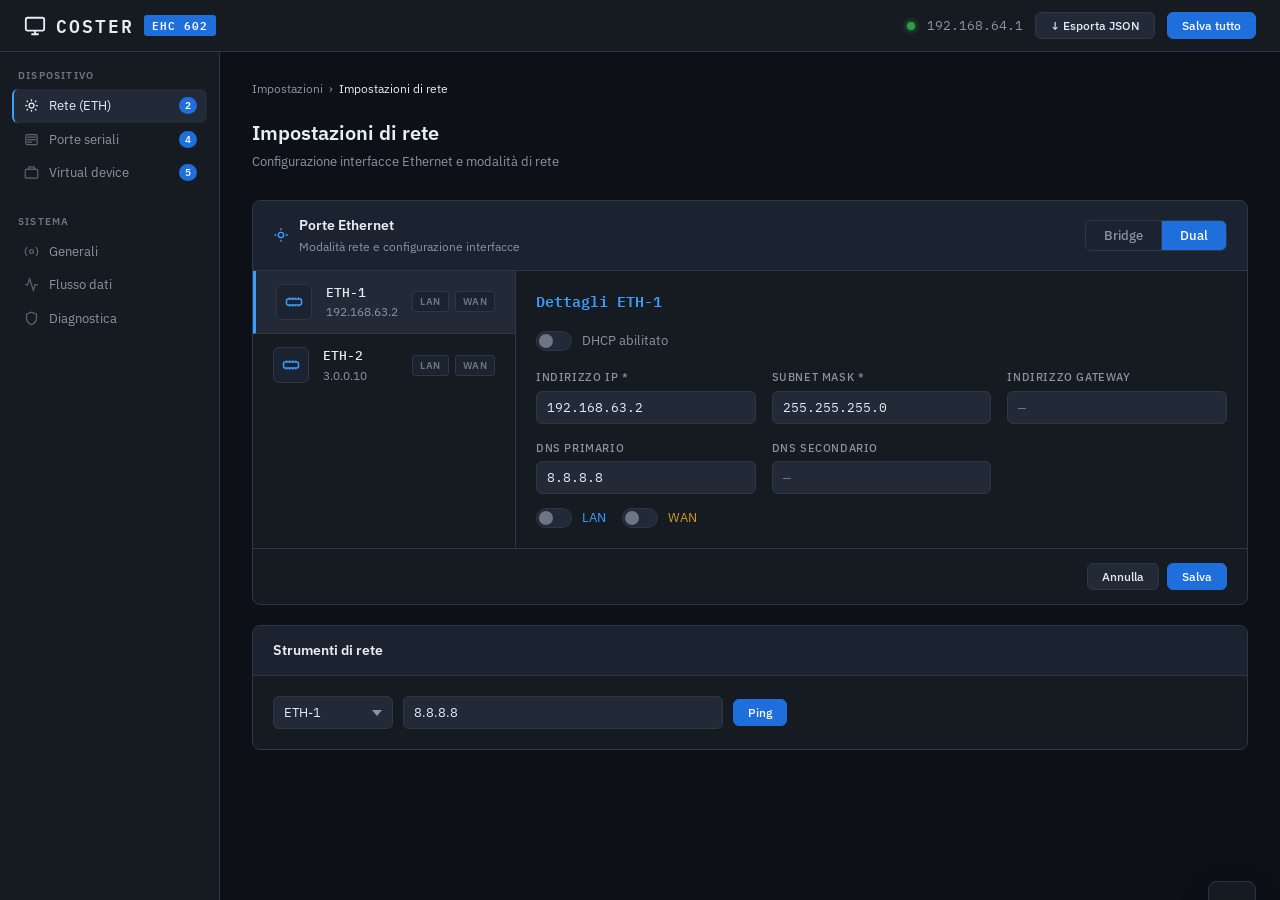
<file: assets/uploads/ehc_configurator.html>
<!DOCTYPE html>
<html lang="it">
<head>
<meta charset="UTF-8" />
<meta name="viewport" content="width=device-width, initial-scale=1.0" />
<title>EHC 602 — Configurazione dispositivo</title>
<link href="https://fonts.googleapis.com/css2?family=IBM+Plex+Mono:wght@400;500;600&family=IBM+Plex+Sans:wght@300;400;500;600&display=swap" rel="stylesheet"/>
<style>
/* ═══════════════════════════════════════════════
   TOKENS & RESET
═══════════════════════════════════════════════ */
:root {
  --bg:        #0d1117;
  --surface:   #161b22;
  --surface2:  #1c2330;
  --surface3:  #212a36;
  --border:    #2d3748;
  --accent:    #1e6fdb;
  --accent2:   #3b9eff;
  --success:   #2ea043;
  --danger:    #da3633;
  --warn:      #d29922;
  --text:      #e6edf3;
  --text2:     #8b949e;
  --text3:     #6e7681;
  --radius:    6px;
  --font-mono: 'IBM Plex Mono', monospace;
  --font-sans: 'IBM Plex Sans', sans-serif;
}
*,*::before,*::after { box-sizing:border-box; margin:0; padding:0; }
html,body { height:100%; background:var(--bg); color:var(--text); font-family:var(--font-sans); font-size:14px; line-height:1.5; }
button { font-family:var(--font-sans); cursor:pointer; border:none; outline:none; }
input, select, textarea { font-family:var(--font-sans); font-size:13px; }
a { color:var(--accent2); text-decoration:none; }

/* ═══════════════════════════════════════════════
   LAYOUT
═══════════════════════════════════════════════ */
.app { display:flex; flex-direction:column; height:100vh; overflow:hidden; }

/* TOPBAR */
.topbar {
  display:flex; align-items:center; gap:16px;
  padding:0 24px; height:52px;
  background:var(--surface); border-bottom:1px solid var(--border);
  flex-shrink:0;
}
.topbar-logo {
  font-family:var(--font-mono); font-size:18px; font-weight:600;
  letter-spacing:2px; color:var(--text);
  display:flex; align-items:center; gap:10px;
}
.topbar-logo-badge {
  background:var(--accent); color:#fff;
  font-size:11px; font-weight:600; padding:2px 8px; border-radius:3px;
  letter-spacing:1px;
}
.topbar-device {
  margin-left:auto; display:flex; align-items:center; gap:12px;
}
.status-dot { width:8px; height:8px; border-radius:50%; background:var(--success); box-shadow:0 0 6px var(--success); }
.status-dot.offline { background:var(--danger); box-shadow:0 0 6px var(--danger); }
.topbar-device-name { font-family:var(--font-mono); font-size:13px; color:var(--text2); }
.topbar-btn {
  padding:5px 14px; border-radius:var(--radius); font-size:12px; font-weight:500;
  background:var(--surface3); color:var(--text); border:1px solid var(--border);
  transition:background .15s;
}
.topbar-btn:hover { background:var(--surface2); }
.topbar-btn.primary { background:var(--accent); color:#fff; border-color:var(--accent); }
.topbar-btn.primary:hover { background:#1a5fc4; }

/* MAIN CONTENT */
.main { display:flex; flex:1; overflow:hidden; }

/* SIDEBAR */
.sidebar {
  width:220px; flex-shrink:0;
  background:var(--surface); border-right:1px solid var(--border);
  display:flex; flex-direction:column;
  overflow-y:auto;
}
.sidebar-section { padding:16px 12px 8px; }
.sidebar-section-title {
  font-size:10px; font-weight:600; letter-spacing:1.2px;
  text-transform:uppercase; color:var(--text3); margin-bottom:6px;
  padding:0 6px;
}
.nav-item {
  display:flex; align-items:center; gap:10px;
  padding:7px 10px; border-radius:var(--radius);
  cursor:pointer; color:var(--text2); font-size:13px;
  transition:all .15s; border-left:2px solid transparent;
  user-select:none;
}
.nav-item:hover { background:var(--surface3); color:var(--text); }
.nav-item.active { background:var(--surface3); color:var(--text); border-left-color:var(--accent2); }
.nav-item svg { opacity:.6; flex-shrink:0; }
.nav-item.active svg { opacity:1; }
.nav-badge {
  margin-left:auto; background:var(--accent); color:#fff;
  font-size:10px; font-weight:600; padding:1px 6px; border-radius:10px;
}

/* CONTENT */
.content { flex:1; overflow-y:auto; padding:28px 32px; }
.page { display:none; }
.page.active { display:block; }

/* PAGE HEADER */
.page-header { margin-bottom:28px; }
.page-title { font-size:20px; font-weight:600; color:var(--text); }
.page-subtitle { font-size:13px; color:var(--text2); margin-top:4px; }

/* SECTION CARD */
.card {
  background:var(--surface); border:1px solid var(--border);
  border-radius:8px; margin-bottom:20px; overflow:hidden;
}
.card-header {
  display:flex; align-items:center; gap:10px;
  padding:14px 20px; border-bottom:1px solid var(--border);
  background:var(--surface2);
}
.card-title { font-size:14px; font-weight:600; }
.card-subtitle { font-size:12px; color:var(--text2); margin-top:2px; }
.card-body { padding:20px; }
.card-actions { display:flex; justify-content:flex-end; gap:8px; padding:14px 20px; border-top:1px solid var(--border); }

/* FORM ELEMENTS */
.form-grid { display:grid; grid-template-columns:repeat(auto-fill, minmax(220px, 1fr)); gap:16px; }
.form-grid-3 { display:grid; grid-template-columns:repeat(3,1fr); gap:16px; }
.form-grid-4 { display:grid; grid-template-columns:repeat(4,1fr); gap:16px; }
.form-group { display:flex; flex-direction:column; gap:5px; }
.form-label { font-size:11px; font-weight:500; color:var(--text2); text-transform:uppercase; letter-spacing:.6px; }
.form-input {
  background:var(--surface3); border:1px solid var(--border);
  border-radius:var(--radius); padding:7px 10px;
  color:var(--text); font-size:13px; width:100%;
  transition:border-color .15s;
}
.form-input:focus { outline:none; border-color:var(--accent2); }
.form-input:disabled { opacity:.45; cursor:not-allowed; }
.form-input.mono { font-family:var(--font-mono); }
.form-select {
  background:var(--surface3); border:1px solid var(--border);
  border-radius:var(--radius); padding:7px 10px;
  color:var(--text); font-size:13px; width:100%;
  appearance:none; cursor:pointer;
  background-image:url("data:image/svg+xml,%3Csvg xmlns='http://www.w3.org/2000/svg' width='10' height='6'%3E%3Cpath d='M0 0l5 6 5-6z' fill='%238b949e'/%3E%3C/svg%3E");
  background-repeat:no-repeat; background-position:right 10px center;
  padding-right:28px;
}
.form-select:focus { outline:none; border-color:var(--accent2); }
.form-select:disabled { opacity:.45; cursor:not-allowed; }

/* TOGGLE */
.toggle-wrap { display:flex; align-items:center; gap:10px; }
.toggle { position:relative; width:36px; height:20px; flex-shrink:0; }
.toggle input { opacity:0; width:0; height:0; }
.toggle-slider {
  position:absolute; inset:0; border-radius:20px;
  background:var(--surface3); border:1px solid var(--border);
  cursor:pointer; transition:background .2s;
}
.toggle-slider:before {
  content:''; position:absolute; width:14px; height:14px; border-radius:50%;
  left:2px; top:2px; background:var(--text3); transition:transform .2s, background .2s;
}
.toggle input:checked + .toggle-slider { background:var(--accent); border-color:var(--accent); }
.toggle input:checked + .toggle-slider:before { transform:translateX(16px); background:#fff; }
.toggle-label { font-size:13px; color:var(--text2); }

/* MODE SWITCHER */
.mode-switch { display:flex; border:1px solid var(--border); border-radius:var(--radius); overflow:hidden; }
.mode-switch-btn {
  padding:6px 18px; font-size:13px; font-weight:500;
  background:transparent; color:var(--text2); border:none;
  cursor:pointer; transition:all .15s; border-right:1px solid var(--border);
}
.mode-switch-btn:last-child { border-right:none; }
.mode-switch-btn.active { background:var(--accent); color:#fff; }
.mode-switch-btn:not(.active):hover { background:var(--surface3); color:var(--text); }

/* ETH INTERFACE CARD */
.eth-list { display:flex; flex-direction:column; gap:0; }
.eth-item {
  display:flex; align-items:center; gap:14px;
  padding:12px 20px; cursor:pointer;
  border-bottom:1px solid var(--border); transition:background .15s;
}
.eth-item:last-child { border-bottom:none; }
.eth-item:hover { background:var(--surface3); }
.eth-item.selected { background:var(--surface3); border-left:3px solid var(--accent2); }
.eth-icon { width:36px; height:36px; background:var(--surface2); border:1px solid var(--border); border-radius:6px; display:flex; align-items:center; justify-content:center; flex-shrink:0; }
.eth-info { flex:1; min-width:0; }
.eth-name { font-family:var(--font-mono); font-size:13px; font-weight:500; }
.eth-ip { font-size:12px; color:var(--text2); margin-top:1px; }
.eth-badges { display:flex; gap:6px; }
.eth-badge {
  font-size:10px; font-weight:600; padding:2px 7px; border-radius:3px;
  letter-spacing:.5px; text-transform:uppercase;
}
.eth-badge.lan { background:rgba(30,111,219,.25); color:var(--accent2); border:1px solid rgba(30,111,219,.4); }
.eth-badge.wan { background:rgba(210,153,34,.2); color:var(--warn); border:1px solid rgba(210,153,34,.35); }
.eth-badge.off { background:var(--surface2); color:var(--text3); border:1px solid var(--border); }

/* DETAIL PANEL */
.detail-panel {
  background:var(--surface); border:1px solid var(--border);
  border-radius:8px; padding:20px;
}
.detail-panel-title { font-family:var(--font-mono); font-size:15px; font-weight:600; margin-bottom:18px; color:var(--accent2); }

/* SERIAL PORT TABLE */
.port-table { width:100%; border-collapse:collapse; }
.port-table th {
  text-align:left; font-size:11px; font-weight:600; letter-spacing:.6px;
  text-transform:uppercase; color:var(--text3);
  padding:8px 12px; border-bottom:1px solid var(--border);
}
.port-table td { padding:10px 12px; border-bottom:1px solid var(--border); vertical-align:middle; }
.port-table tr:last-child td { border-bottom:none; }
.port-table tr:hover td { background:var(--surface3); }
.port-type-badge {
  font-family:var(--font-mono); font-size:11px; font-weight:600;
  padding:2px 8px; border-radius:3px; text-transform:uppercase; letter-spacing:.5px;
  background:var(--surface3); color:var(--text2); border:1px solid var(--border);
}
.port-type-badge.rs485 { background:rgba(46,160,67,.15); color:#3fb950; border-color:rgba(46,160,67,.3); }
.port-type-badge.mbus  { background:rgba(210,153,34,.15); color:var(--warn); border-color:rgba(210,153,34,.3); }
.port-type-badge.cbus  { background:rgba(139,106,219,.15); color:#a371f7; border-color:rgba(139,106,219,.3); }

/* DEVICE GRAPH */
.device-graph { display:flex; align-items:flex-start; gap:0; overflow-x:auto; padding:8px 0; }
.graph-hub {
  background:var(--accent); color:#fff;
  padding:14px 20px; border-radius:8px;
  font-family:var(--font-mono); font-size:13px; font-weight:600;
  min-width:110px; text-align:center; flex-shrink:0;
  align-self:center; box-shadow:0 4px 12px rgba(30,111,219,.35);
}
.graph-buses { display:flex; flex-direction:column; gap:20px; margin-left:0; flex:1; }
.graph-bus-row { display:flex; align-items:center; gap:0; }
.graph-connector {
  display:flex; align-items:center; flex-shrink:0;
}
.graph-line-h { height:2px; background:var(--border); width:28px; }
.graph-line-v { width:2px; background:var(--border); }
.graph-bus-card {
  background:var(--surface2); border:1px solid var(--border);
  border-radius:6px; padding:10px 14px; min-width:120px;
  font-family:var(--font-mono); font-size:12px; flex-shrink:0;
  cursor:pointer; transition:border-color .15s;
}
.graph-bus-card:hover { border-color:var(--accent2); }
.graph-bus-card .bus-type { font-size:11px; color:var(--text3); margin-top:2px; }
.graph-devices { display:flex; flex-direction:column; gap:8px; margin-left:0; }
.graph-device-card {
  background:var(--surface); border:1px solid var(--border);
  border-radius:6px; padding:8px 12px; min-width:190px;
  font-size:12px; cursor:pointer; transition:border-color .15s;
  position:relative;
}
.graph-device-card:hover { border-color:var(--accent2); }
.graph-device-card.highlighted { border-color:var(--danger); }
.graph-device-model { font-family:var(--font-mono); font-size:12px; font-weight:600; color:var(--text); }
.graph-device-addr { font-size:11px; color:var(--text2); margin-top:3px; }
.graph-device-actions { position:absolute; top:6px; right:6px; display:flex; gap:4px; }
.graph-btn-sm {
  width:18px; height:18px; border-radius:3px; display:flex; align-items:center; justify-content:center;
  background:var(--surface2); color:var(--text2); border:1px solid var(--border);
  font-size:11px; line-height:1; transition:all .15s;
}
.graph-btn-sm:hover { background:var(--danger); color:#fff; border-color:var(--danger); }
.graph-add-btn {
  display:flex; align-items:center; justify-content:center; gap:6px;
  padding:6px 12px; border-radius:var(--radius);
  background:transparent; border:1px dashed var(--border);
  color:var(--text3); font-size:12px; cursor:pointer; transition:all .15s;
}
.graph-add-btn:hover { border-color:var(--accent2); color:var(--accent2); }
.graph-branch { display:flex; flex-direction:column; align-items:flex-start; margin-left:0; }

/* VIEW TABS (graph/table) */
.view-tabs { display:flex; gap:0; border-bottom:1px solid var(--border); margin-bottom:20px; }
.view-tab {
  padding:8px 18px; font-size:13px; font-weight:500;
  cursor:pointer; color:var(--text2); border-bottom:2px solid transparent;
  transition:all .15s; background:none; border-top:none; border-left:none; border-right:none;
}
.view-tab.active { color:var(--text); border-bottom-color:var(--accent2); }
.view-tab:hover:not(.active) { color:var(--text); }
.view-content { display:none; }
.view-content.active { display:block; }

/* TABLE VIEW */
.data-table { width:100%; border-collapse:collapse; }
.data-table th {
  text-align:left; font-size:11px; font-weight:600; letter-spacing:.6px;
  text-transform:uppercase; color:var(--text3);
  padding:8px 12px; border-bottom:1px solid var(--border); background:var(--surface2);
}
.data-table td { padding:9px 12px; border-bottom:1px solid var(--border); font-size:13px; }
.data-table tr:last-child td { border-bottom:none; }
.data-table tr:hover td { background:var(--surface2); }
.action-btn {
  padding:4px 10px; border-radius:4px; font-size:11px; font-weight:500;
  cursor:pointer; transition:all .15s;
}
.action-btn.edit { background:var(--surface3); color:var(--text2); border:1px solid var(--border); }
.action-btn.edit:hover { border-color:var(--accent2); color:var(--accent2); }
.action-btn.del { background:transparent; color:var(--text3); border:1px solid transparent; }
.action-btn.del:hover { color:var(--danger); border-color:var(--danger); }
.chip {
  display:inline-block; font-size:10px; font-weight:600; letter-spacing:.4px;
  padding:2px 7px; border-radius:3px; text-transform:uppercase;
}
.chip.modbus { background:rgba(30,111,219,.2); color:var(--accent2); }
.chip.mbus   { background:rgba(210,153,34,.2); color:var(--warn); }
.chip.radio  { background:rgba(139,106,219,.2); color:#a371f7; }

/* ═══════════════════════════════════════════════
   MODAL
═══════════════════════════════════════════════ */
.modal-backdrop {
  display:none; position:fixed; inset:0;
  background:rgba(0,0,0,.65); backdrop-filter:blur(3px);
  z-index:1000; align-items:center; justify-content:center;
}
.modal-backdrop.open { display:flex; }
.modal {
  background:var(--surface); border:1px solid var(--border);
  border-radius:10px; width:680px; max-width:95vw; max-height:90vh;
  display:flex; flex-direction:column; overflow:hidden;
  box-shadow:0 20px 60px rgba(0,0,0,.5);
}
.modal-header {
  display:flex; align-items:center; justify-content:space-between;
  padding:18px 22px; border-bottom:1px solid var(--border);
  background:var(--surface2);
}
.modal-title { font-size:16px; font-weight:600; }
.modal-close {
  width:28px; height:28px; border-radius:5px;
  background:var(--surface3); color:var(--text2);
  display:flex; align-items:center; justify-content:center;
  font-size:16px; cursor:pointer; border:1px solid var(--border);
  transition:all .15s;
}
.modal-close:hover { background:var(--danger); color:#fff; border-color:var(--danger); }
.modal-body { padding:22px; overflow-y:auto; flex:1; }
.modal-footer {
  display:flex; align-items:center; justify-content:flex-end; gap:10px;
  padding:14px 22px; border-top:1px solid var(--border);
}

/* INPUT TABS */
.input-tabs { display:flex; flex-wrap:wrap; gap:4px; margin-bottom:18px; }
.input-tab {
  padding:5px 12px; border-radius:4px; font-size:12px; font-weight:500;
  cursor:pointer; color:var(--text2); background:var(--surface2); border:1px solid var(--border);
  transition:all .15s;
}
.input-tab.active { background:var(--accent); color:#fff; border-color:var(--accent); }
.input-tab-content { display:none; }
.input-tab-content.active { display:block; }

/* NOTIFICATION */
.notif {
  position:fixed; bottom:24px; right:24px; z-index:2000;
  background:var(--surface); border:1px solid var(--border); border-radius:8px;
  padding:12px 18px; display:flex; align-items:center; gap:10px;
  box-shadow:0 8px 24px rgba(0,0,0,.4); font-size:13px;
  transform:translateY(120%); transition:transform .3s ease;
  max-width:320px;
}
.notif.show { transform:translateY(0); }
.notif.success { border-left:3px solid var(--success); }
.notif.error   { border-left:3px solid var(--danger);  }
.notif-icon { font-size:16px; flex-shrink:0; }

/* BREADCRUMB */
.breadcrumb { display:flex; align-items:center; gap:6px; font-size:12px; color:var(--text3); margin-bottom:20px; }
.breadcrumb span { color:var(--text2); }
.breadcrumb-sep { color:var(--text3); }

/* DIVIDER */
.divider { height:1px; background:var(--border); margin:18px 0; }

/* SEARCH BAR */
.search-bar { display:flex; align-items:center; gap:10px; margin-bottom:16px; }
.search-input {
  background:var(--surface3); border:1px solid var(--border);
  border-radius:var(--radius); padding:7px 12px 7px 34px;
  color:var(--text); font-size:13px; width:240px;
  background-image:url("data:image/svg+xml,%3Csvg xmlns='http://www.w3.org/2000/svg' width='14' height='14' viewBox='0 0 24 24' fill='none' stroke='%236e7681' stroke-width='2' stroke-linecap='round' stroke-linejoin='round'%3E%3Ccircle cx='11' cy='11' r='8'/%3E%3Cline x1='21' y1='21' x2='16.65' y2='16.65'/%3E%3C/svg%3E");
  background-repeat:no-repeat; background-position:10px center;
}
.search-input:focus { outline:none; border-color:var(--accent2); }

/* HORIZONTAL SCROLL HELPER */
.hscroll { overflow-x:auto; }
</style>
</head>
<body>

<!-- ════════════════════════════════
     APP SHELL
════════════════════════════════ -->
<div class="app">

  <!-- TOP BAR -->
  <header class="topbar">
    <div class="topbar-logo">
      <svg width="22" height="22" viewBox="0 0 24 24" fill="none" stroke="currentColor" stroke-width="2">
        <rect x="2" y="3" width="20" height="14" rx="2"/><path d="M8 21h8M12 17v4"/>
      </svg>
      COSTER
      <span class="topbar-logo-badge">EHC 602</span>
    </div>
    <div class="topbar-device">
      <div class="status-dot" id="connStatus"></div>
      <span class="topbar-device-name" id="connLabel">192.168.64.1</span>
      <button class="topbar-btn" onclick="exportConfig()">↓ Esporta JSON</button>
      <button class="topbar-btn primary" onclick="saveAll()">Salva tutto</button>
    </div>
  </header>

  <div class="main">
    <!-- SIDEBAR -->
    <nav class="sidebar">
      <div class="sidebar-section">
        <div class="sidebar-section-title">Dispositivo</div>
        <div class="nav-item active" data-page="network" onclick="navigate('network', this)">
          <svg width="15" height="15" viewBox="0 0 24 24" fill="none" stroke="currentColor" stroke-width="2"><path d="M5 12H2m20 0h-3M12 5V2m0 20v-3M6.34 6.34 4.22 4.22m15.56 15.56-2.12-2.12M17.66 6.34l2.12-2.12M6.34 17.66l-2.12 2.12"/><circle cx="12" cy="12" r="4"/></svg>
          Rete (ETH)
          <span class="nav-badge" id="eth-count">2</span>
        </div>
        <div class="nav-item" data-page="serial" onclick="navigate('serial', this)">
          <svg width="15" height="15" viewBox="0 0 24 24" fill="none" stroke="currentColor" stroke-width="2"><path d="M5 8h14M5 12h14M5 16h8"/><rect x="3" y="4" width="18" height="16" rx="2"/></svg>
          Porte seriali
          <span class="nav-badge" id="port-count">4</span>
        </div>
        <div class="nav-item" data-page="devices" onclick="navigate('devices', this)">
          <svg width="15" height="15" viewBox="0 0 24 24" fill="none" stroke="currentColor" stroke-width="2"><rect x="2" y="7" width="20" height="14" rx="2"/><path d="M16 3h-8l-2 4h12l-2-4z"/></svg>
          Virtual device
          <span class="nav-badge" id="dev-count">5</span>
        </div>
      </div>
      <div class="sidebar-section">
        <div class="sidebar-section-title">Sistema</div>
        <div class="nav-item" data-page="general" onclick="navigate('general', this)">
          <svg width="15" height="15" viewBox="0 0 24 24" fill="none" stroke="currentColor" stroke-width="2"><circle cx="12" cy="12" r="3"/><path d="M19.07 4.93a10 10 0 0 1 0 14.14M4.93 4.93a10 10 0 0 0 0 14.14"/></svg>
          Generali
        </div>
        <div class="nav-item" data-page="dataflow" onclick="navigate('dataflow', this)">
          <svg width="15" height="15" viewBox="0 0 24 24" fill="none" stroke="currentColor" stroke-width="2"><polyline points="22 12 18 12 15 21 9 3 6 12 2 12"/></svg>
          Flusso dati
        </div>
        <div class="nav-item" data-page="diag" onclick="navigate('diag', this)">
          <svg width="15" height="15" viewBox="0 0 24 24" fill="none" stroke="currentColor" stroke-width="2"><path d="M12 22s8-4 8-10V5l-8-3-8 3v7c0 6 8 10 8 10z"/></svg>
          Diagnostica
        </div>
      </div>
    </nav>

    <!-- CONTENT -->
    <main class="content">

      <!-- ══════════════════════════════════════
           PAGE: NETWORK
      ══════════════════════════════════════ -->
      <div class="page active" id="page-network">
        <div class="breadcrumb">
          <span>Impostazioni</span>
          <span class="breadcrumb-sep">›</span>
          <span style="color:var(--text)">Impostazioni di rete</span>
        </div>
        <div class="page-header">
          <div class="page-title">Impostazioni di rete</div>
          <div class="page-subtitle">Configurazione interfacce Ethernet e modalità di rete</div>
        </div>

        <!-- Network Mode -->
        <div class="card">
          <div class="card-header">
            <svg width="16" height="16" viewBox="0 0 24 24" fill="none" stroke="var(--accent2)" stroke-width="2"><path d="M5 12H2m20 0h-3M12 5V2m0 20v-3"/><circle cx="12" cy="12" r="4"/></svg>
            <div>
              <div class="card-title">Porte Ethernet</div>
              <div class="card-subtitle">Modalità rete e configurazione interfacce</div>
            </div>
            <div style="margin-left:auto;">
              <div class="mode-switch" id="networkModeSwitch">
                <button class="mode-switch-btn" id="modeBtn-bridge" onclick="setNetworkMode('bridge')">Bridge</button>
                <button class="mode-switch-btn active" id="modeBtn-dual" onclick="setNetworkMode('dual')">Dual</button>
              </div>
            </div>
          </div>
          <div style="display:flex; gap:0;">
            <!-- ETH List -->
            <div style="flex:0 0 260px; border-right:1px solid var(--border);">
              <div class="eth-list" id="eth-list"></div>
            </div>
            <!-- Detail panel -->
            <div style="flex:1; padding:20px;">
              <div id="eth-detail-panel"></div>
            </div>
          </div>
          <div class="card-actions">
            <button class="topbar-btn" onclick="showNotif('Modifiche annullate','error')">Annulla</button>
            <button class="topbar-btn primary" onclick="saveNetwork()">Salva</button>
          </div>
        </div>

        <!-- Ping tool -->
        <div class="card">
          <div class="card-header">
            <div class="card-title">Strumenti di rete</div>
          </div>
          <div class="card-body" style="display:flex; align-items:center; gap:10px;">
            <select class="form-select" style="width:120px;" id="pingIface">
              <option>ETH-1</option><option>ETH-2</option>
            </select>
            <input class="form-input" style="flex:1; max-width:320px;" id="pingTarget" placeholder="IP o hostname da pingare..." value="8.8.8.8" />
            <button class="topbar-btn primary" onclick="doPing()">Ping</button>
            <code id="pingResult" style="font-family:var(--font-mono); font-size:12px; color:var(--text2);"></code>
          </div>
        </div>
      </div>

      <!-- ══════════════════════════════════════
           PAGE: SERIAL PORTS
      ══════════════════════════════════════ -->
      <div class="page" id="page-serial">
        <div class="breadcrumb">
          <span>Impostazioni</span>
          <span class="breadcrumb-sep">›</span>
          <span style="color:var(--text)">Impostazioni porte seriali</span>
        </div>
        <div class="page-header">
          <div class="page-title">Porte seriali</div>
          <div class="page-subtitle">Configurazione RS485, M-Bus, C-Bus e altri bus di campo</div>
        </div>
        <div class="card">
          <div class="card-header">
            <div class="card-title">Configurazione porte</div>
          </div>
          <div class="hscroll">
            <table class="port-table" id="port-table"></table>
          </div>
          <div class="card-actions">
            <button class="topbar-btn" onclick="showNotif('Modifiche annullate','error')">Annulla</button>
            <button class="topbar-btn primary" onclick="savePorts()">Salva</button>
          </div>
        </div>
      </div>

      <!-- ══════════════════════════════════════
           PAGE: VIRTUAL DEVICES
      ══════════════════════════════════════ -->
      <div class="page" id="page-devices">
        <div class="breadcrumb">
          <span>Configurazione servizi</span>
          <span class="breadcrumb-sep">›</span>
          <span style="color:var(--text)">Virtual device</span>
        </div>
        <div class="page-header">
          <div class="page-title">Configurazione virtual device</div>
          <div class="page-subtitle">Dispositivi connessi ai bus seriali</div>
        </div>

        <div class="search-bar">
          <input class="search-input" placeholder="Cerca dispositivo..." oninput="filterDevices(this.value)" />
          <button class="topbar-btn primary" style="margin-left:auto;" onclick="openAddDevice()">+ Aggiungi dispositivo</button>
          <button class="topbar-btn" onclick="exportWebGarage()">↓ Download punti Web Garage</button>
        </div>

        <div class="card">
          <div style="border-bottom:1px solid var(--border);">
            <div class="view-tabs" style="margin:0; padding:0 20px; border:none;">
              <button class="view-tab active" onclick="switchView('graph', this)">Grafico</button>
              <button class="view-tab" onclick="switchView('table', this)">Tabella</button>
            </div>
          </div>
          <div class="card-body">
            <div class="view-content active" id="view-graph">
              <div class="device-graph" id="device-graph"></div>
            </div>
            <div class="view-content" id="view-table">
              <div class="hscroll">
                <table class="data-table" id="device-table"></table>
              </div>
            </div>
          </div>
        </div>
      </div>

      <!-- ══════════════════════════════════════
           PAGE: GENERAL (placeholder)
      ══════════════════════════════════════ -->
      <div class="page" id="page-general">
        <div class="page-header">
          <div class="page-title">Impostazioni generali</div>
        </div>
        <div class="card">
          <div class="card-body" style="color:var(--text2); font-size:13px;">
            Sezione disponibile nella versione completa del configuratore.
          </div>
        </div>
      </div>

      <div class="page" id="page-dataflow">
        <div class="page-header"><div class="page-title">Flusso dati</div></div>
        <div class="card"><div class="card-body" style="color:var(--text2);">Sezione disponibile nella versione completa.</div></div>
      </div>
      <div class="page" id="page-diag">
        <div class="page-header"><div class="page-title">Diagnostica</div></div>
        <div class="card"><div class="card-body" style="color:var(--text2);">Sezione disponibile nella versione completa.</div></div>
      </div>

    </main>
  </div>
</div>

<!-- ═══════════════════════════════════
     MODAL: EDIT DEVICE
═══════════════════════════════════ -->
<div class="modal-backdrop" id="modal-device">
  <div class="modal">
    <div class="modal-header">
      <span class="modal-title" id="modal-device-title">Modifica dispositivo</span>
      <button class="modal-close" onclick="closeModal('modal-device')">✕</button>
    </div>
    <div class="modal-body">
      <div class="form-grid" style="margin-bottom:18px;">
        <div class="form-group">
          <label class="form-label">Categoria</label>
          <select class="form-select" id="dev-category" onchange="onCategoryChange()"></select>
        </div>
        <div class="form-group">
          <label class="form-label">Modello</label>
          <select class="form-select" id="dev-model"></select>
        </div>
        <div class="form-group">
          <label class="form-label">Indirizzo fisico</label>
          <input class="form-input mono" type="number" id="dev-physaddr" min="0" max="255" />
        </div>
        <div class="form-group">
          <label class="form-label">Indirizzo virtuale</label>
          <input class="form-input mono" type="number" id="dev-virtaddr" min="0" />
        </div>
        <div class="form-group" style="grid-column:1/-1;">
          <label class="form-label">Descrizione</label>
          <input class="form-input" type="text" id="dev-desc" placeholder="Descrizione opzionale" />
        </div>
        <div class="form-group">
          <label class="form-label">Protocollo</label>
          <input class="form-input" id="dev-protocol" disabled />
        </div>
        <div class="form-group">
          <label class="form-label">Bus / Porta</label>
          <select class="form-select" id="dev-parentport"></select>
        </div>
      </div>

      <!-- Parametri specifici (ingressi) -->
      <div id="dev-inputs-section" style="display:none;">
        <div class="divider"></div>
        <div style="font-size:13px; font-weight:600; color:var(--text2); margin-bottom:12px; text-transform:uppercase; letter-spacing:.7px; font-size:11px;">Parametri specifici</div>
        <div class="input-tabs" id="input-tabs"></div>
        <div id="input-tab-contents"></div>
      </div>
    </div>
    <div class="modal-footer">
      <button class="topbar-btn" onclick="closeModal('modal-device')">Annulla</button>
      <button class="topbar-btn primary" onclick="saveDevice()">OK</button>
    </div>
  </div>
</div>

<!-- NOTIFICATION -->
<div class="notif" id="notif">
  <span class="notif-icon" id="notif-icon"></span>
  <span id="notif-msg"></span>
</div>

<!-- ═══════════════════════════════════
     DATA & LOGIC
═══════════════════════════════════ -->
<script>
/* ─────────────────────────────────────────
   INITIAL DATA  (mirrors ehc_config_schema.json)
───────────────────────────────────────── */
let config = {
  device: { id: "EHC602", model: "EHC 602", firmwareVer: "2.4.1" },
  network: {
    mode: "dual",
    interfaces: [
      { id:"ETH-1", label:"ETH-1", dhcp:false, ipAddress:"192.168.63.2",  subnetMask:"255.255.255.0", gateway:"", dnsPrimary:"8.8.8.8", dnsSecondary:"", lanEnabled:false, wanEnabled:false },
      { id:"ETH-2", label:"ETH-2", dhcp:false, ipAddress:"3.0.0.10",      subnetMask:"255.255.255.0", gateway:"", dnsPrimary:"8.8.8.8", dnsSecondary:"", lanEnabled:false, wanEnabled:false }
    ]
  },
  serialPorts: [
    { id:"RS485-1", label:"RS485-1", portType:"RS485", enabled:false, terminator:false, service:"disabled",       networkCard:"",      ipPort:null  },
    { id:"RS485-2", label:"RS485-2", portType:"RS485", enabled:false, terminator:false, service:"virtual_device", networkCard:"TUTTE", ipPort:1470  },
    { id:"M-BUS",   label:"M-BUS",  portType:"MBUS",  enabled:false, terminator:false, service:"virtual_device", networkCard:"TUTTE", ipPort:1470  },
    { id:"C-BUS",   label:"C-BUS",  portType:"CBUS",  enabled:false, terminator:false, service:"disabled",       networkCard:"",      ipPort:null  }
  ],
  virtualDevices: [
    { id:"dev_1", category:"Moduli di espansione",        model:"EST 482",           physicalAddress:87, virtualAddress:1, protocol:"modbus", parentPortId:"RS485-2",
      inputs:[
        {index:1,enabled:false,offset:0,angularCoeff:1,description:"Ingresso calcolato 1",unit:"°C"},
        {index:2,enabled:false,offset:0,angularCoeff:1,description:"Ingresso calcolato 2",unit:"°C"},
        {index:3,enabled:false,offset:0,angularCoeff:1,description:"Ingresso calcolato 3",unit:"°C"},
        {index:4,enabled:false,offset:0,angularCoeff:1,description:"Ingresso calcolato 4",unit:"°C"},
        {index:5,enabled:false,offset:0,angularCoeff:1,description:"Ingresso calcolato 5",unit:"°C"},
        {index:6,enabled:false,offset:0,angularCoeff:1,description:"Ingresso calcolato 6",unit:"°C"},
        {index:7,enabled:false,offset:0,angularCoeff:1,description:"Ingresso calcolato 7",unit:"°C"},
        {index:8,enabled:false,offset:0,angularCoeff:1,description:"Ingresso calcolato 8",unit:"°C"}
      ]
    },
    { id:"dev_2", category:"Concentratori di sonde radio", model:"CSW 868",           physicalAddress:81, virtualAddress:2, protocol:"modbus", parentPortId:"RS485-2" },
    { id:"dev_3", category:"Contatori M-Bus",              model:"Generic M-Bus Meter",physicalAddress:0,  virtualAddress:4, protocol:"mbus",   parentPortId:"M-BUS"   },
    { id:"dev_4", category:"Contatori M-Bus",              model:"Generic M-Bus Meter",physicalAddress:1,  virtualAddress:5, protocol:"mbus",   parentPortId:"M-BUS"   },
    { id:"dev_5", category:"Contatori M-Bus",              model:"SAC 002",            physicalAddress:2,  virtualAddress:6, protocol:"mbus",   parentPortId:"M-BUS"   }
  ]
};

/* ─────────────────────────────────────────
   DEVICE CATALOGUE
───────────────────────────────────────── */
const deviceCatalogue = {
  "Moduli di espansione":        { protocol:"modbus", models:["EST 482","EST 484","EST 481"] },
  "Concentratori di sonde radio":{ protocol:"modbus", models:["CSW 868","THP 868"] },
  "Contatori M-Bus":             { protocol:"mbus",   models:["Generic M-Bus Meter","SAC 002","SAC 004"] },
  "Contatori Modbus":            { protocol:"modbus", models:["Generic Modbus Meter","EEM 210","EEM 350"] },
  "Sonde":                       { protocol:"modbus", models:["TH Modbus","CO2 Sensor","Pressure Sensor"] }
};

/* ─────────────────────────────────────────
   NAVIGATION
───────────────────────────────────────── */
function navigate(page, el) {
  document.querySelectorAll('.nav-item').forEach(n=>n.classList.remove('active'));
  document.querySelectorAll('.page').forEach(p=>p.classList.remove('active'));
  el.classList.add('active');
  document.getElementById('page-'+page).classList.add('active');
}

/* ─────────────────────────────────────────
   NETWORK PAGE
───────────────────────────────────────── */
let selectedEthId = null;

function setNetworkMode(mode) {
  config.network.mode = mode;
  document.getElementById('modeBtn-bridge').classList.toggle('active', mode==='bridge');
  document.getElementById('modeBtn-dual').classList.toggle('active', mode==='dual');
}

function renderEthList() {
  const list = document.getElementById('eth-list');
  list.innerHTML = '';
  config.network.interfaces.forEach(iface => {
    const div = document.createElement('div');
    div.className = 'eth-item' + (iface.id === selectedEthId ? ' selected' : '');
    div.onclick = () => { selectedEthId = iface.id; renderEthList(); renderEthDetail(); };
    div.innerHTML = `
      <div class="eth-icon">
        <svg width="18" height="18" viewBox="0 0 24 24" fill="none" stroke="var(--accent2)" stroke-width="2">
          <rect x="2" y="8" width="20" height="8" rx="2"/>
          <path d="M6 8V6m4 2V6m4 2V6m4 2V6M6 16v2m4-2v2m4-2v2m4-2v2"/>
        </svg>
      </div>
      <div class="eth-info">
        <div class="eth-name">${iface.label}</div>
        <div class="eth-ip">${iface.ipAddress || '—'}</div>
      </div>
      <div class="eth-badges">
        <span class="eth-badge ${iface.lanEnabled?'lan':'off'}">LAN</span>
        <span class="eth-badge ${iface.wanEnabled?'wan':'off'}">WAN</span>
      </div>`;
    list.appendChild(div);
  });
  // init selection
  if (!selectedEthId && config.network.interfaces.length) {
    selectedEthId = config.network.interfaces[0].id;
    renderEthList();
  }
}

function renderEthDetail() {
  const iface = config.network.interfaces.find(i => i.id === selectedEthId);
  if (!iface) return;
  const panel = document.getElementById('eth-detail-panel');
  panel.innerHTML = `
    <div class="detail-panel-title">Dettagli ${iface.label}</div>
    <div style="display:flex; align-items:center; gap:10px; margin-bottom:18px;">
      <label class="toggle">
        <input type="checkbox" id="dhcp-${iface.id}" ${iface.dhcp?'checked':''} onchange="toggleDhcp('${iface.id}',this.checked)"/>
        <span class="toggle-slider"></span>
      </label>
      <span class="toggle-label">DHCP abilitato</span>
    </div>
    <div class="form-grid-3" style="margin-bottom:14px;">
      <div class="form-group">
        <label class="form-label">Indirizzo IP *</label>
        <input class="form-input mono" id="ip-${iface.id}"      value="${iface.ipAddress}"   ${iface.dhcp?'disabled':''} placeholder="0.0.0.0" onchange="updateIface('${iface.id}','ipAddress',this.value)" />
      </div>
      <div class="form-group">
        <label class="form-label">Subnet mask *</label>
        <input class="form-input mono" id="sm-${iface.id}"      value="${iface.subnetMask}"  ${iface.dhcp?'disabled':''} placeholder="255.255.255.0" onchange="updateIface('${iface.id}','subnetMask',this.value)" />
      </div>
      <div class="form-group">
        <label class="form-label">Indirizzo gateway</label>
        <input class="form-input mono" id="gw-${iface.id}"      value="${iface.gateway}"     ${iface.dhcp?'disabled':''} placeholder="—" onchange="updateIface('${iface.id}','gateway',this.value)" />
      </div>
      <div class="form-group">
        <label class="form-label">DNS primario</label>
        <input class="form-input mono" id="dns1-${iface.id}"    value="${iface.dnsPrimary}"  ${iface.dhcp?'disabled':''} placeholder="8.8.8.8" onchange="updateIface('${iface.id}','dnsPrimary',this.value)" />
      </div>
      <div class="form-group">
        <label class="form-label">DNS secondario</label>
        <input class="form-input mono" id="dns2-${iface.id}"    value="${iface.dnsSecondary||''}" ${iface.dhcp?'disabled':''} placeholder="—" onchange="updateIface('${iface.id}','dnsSecondary',this.value)" />
      </div>
    </div>
    <div style="display:flex; gap:16px;">
      <label class="toggle-wrap">
        <label class="toggle">
          <input type="checkbox" ${iface.lanEnabled?'checked':''} onchange="updateIface('${iface.id}','lanEnabled',this.checked)" />
          <span class="toggle-slider"></span>
        </label>
        <span class="toggle-label" style="color:var(--accent2);">LAN</span>
      </label>
      <label class="toggle-wrap">
        <label class="toggle">
          <input type="checkbox" ${iface.wanEnabled?'checked':''} onchange="updateIface('${iface.id}','wanEnabled',this.checked)" />
          <span class="toggle-slider"></span>
        </label>
        <span class="toggle-label" style="color:var(--warn);">WAN</span>
      </label>
    </div>
  `;
}

function toggleDhcp(ifaceId, val) {
  updateIface(ifaceId, 'dhcp', val);
  renderEthDetail();
}

function updateIface(ifaceId, field, val) {
  const iface = config.network.interfaces.find(i=>i.id===ifaceId);
  if (iface) iface[field] = val;
}

function saveNetwork() {
  showNotif('Impostazioni di rete salvate ✓', 'success');
}

/* ─────────────────────────────────────────
   SERIAL PORTS PAGE
───────────────────────────────────────── */
const serviceLabels = {
  disabled: 'Disabilitato',
  virtual_device: 'Virtual device',
  modbus_gateway: 'Modbus gateway',
  bacnet: 'BACnet'
};

function renderPortTable() {
  const table = document.getElementById('port-table');
  table.innerHTML = `
    <thead>
      <tr>
        <th>Descrizione</th>
        <th>Tipo</th>
        <th>Abilitata</th>
        <th>Terminatore</th>
        <th>Servizio</th>
        <th>Scheda di rete</th>
        <th>IP Port</th>
      </tr>
    </thead>
    <tbody>
      ${config.serialPorts.map(p => `
        <tr>
          <td><span style="font-family:var(--font-mono); font-size:13px;">${p.label}</span></td>
          <td><span class="port-type-badge ${p.portType.toLowerCase()}">${p.portType}</span></td>
          <td>
            <label class="toggle"><input type="checkbox" ${p.enabled?'checked':''} onchange="updatePort('${p.id}','enabled',this.checked)"/><span class="toggle-slider"></span></label>
          </td>
          <td>
            <label class="toggle"><input type="checkbox" ${p.terminator?'checked':''} onchange="updatePort('${p.id}','terminator',this.checked)"/><span class="toggle-slider"></span></label>
          </td>
          <td>
            <select class="form-select" style="width:160px;" onchange="updatePort('${p.id}','service',this.value); renderPortTable();">
              ${Object.entries(serviceLabels).map(([k,v])=>`<option value="${k}" ${p.service===k?'selected':''}>${v}</option>`).join('')}
            </select>
          </td>
          <td>
            ${p.service!=='disabled' ? `
              <select class="form-select" style="width:120px;" onchange="updatePort('${p.id}','networkCard',this.value)">
                <option ${p.networkCard==='TUTTE'?'selected':''}>TUTTE</option>
                <option ${p.networkCard==='ETH-1'?'selected':''}>ETH-1</option>
                <option ${p.networkCard==='ETH-2'?'selected':''}>ETH-2</option>
              </select>` : '<span style="color:var(--text3);">—</span>'}
          </td>
          <td>
            ${p.service!=='disabled' ? `
              <input class="form-input mono" type="number" style="width:90px;" value="${p.ipPort||''}" min="1" max="65535" onchange="updatePort('${p.id}','ipPort',+this.value)" />
            ` : '<span style="color:var(--text3);">—</span>'}
          </td>
        </tr>`).join('')}
    </tbody>`;
}

function updatePort(id, field, val) {
  const p = config.serialPorts.find(x=>x.id===id);
  if (p) p[field] = val;
}

function savePorts() {
  showNotif('Porte seriali salvate ✓', 'success');
}

/* ─────────────────────────────────────────
   VIRTUAL DEVICES — GRAPH VIEW
───────────────────────────────────────── */
function renderDeviceGraph() {
  const container = document.getElementById('device-graph');
  const buses = config.serialPorts.filter(p => p.service === 'virtual_device');

  let html = `<div class="graph-hub">${config.device.model}</div>`;
  html += `<div style="display:flex; align-items:center;"><div class="graph-line-h" style="width:32px;"></div></div>`;
  html += `<div class="graph-buses">`;

  buses.forEach((bus, bi) => {
    const devs = config.virtualDevices.filter(d => d.parentPortId === bus.id);
    html += `<div class="graph-bus-row">`;
    html += `<div class="graph-bus-card"><b>${bus.label}</b><div class="bus-type">${bus.label}</div></div>`;
    html += `<div class="graph-line-h" style="width:20px;"></div>`;
    html += `<div class="graph-branch" style="gap:8px;">`;
    html += `<div class="graph-devices">`;
    devs.forEach(d => {
      html += `
        <div style="display:flex; align-items:center; gap:0;">
          <div class="graph-line-h" style="width:12px;"></div>
          <div class="graph-device-card ${d.physicalAddress===0?'highlighted':''}" ondblclick="openEditDevice('${d.id}')">
            <div class="graph-device-actions">
              <button class="graph-btn-sm" onclick="deleteDevice('${d.id}')" title="Rimuovi">✕</button>
            </div>
            <div class="graph-device-model">${d.model}</div>
            <div class="graph-device-addr">Indirizzo fisico: ${d.physicalAddress}</div>
            <div class="graph-device-addr">Indirizzo virtuale: ${d.virtualAddress}</div>
          </div>
        </div>`;
    });
    html += `<div style="display:flex; align-items:center; gap:0; margin-top:4px;">
      <div class="graph-line-h" style="width:12px;"></div>
      <button class="graph-add-btn" onclick="openAddDeviceOnBus('${bus.id}')">＋ Aggiungi a ${bus.label}</button>
    </div>`;
    html += `</div></div></div>`;
  });

  // Radio devices (THP 868 etc — attached to RS485 but radio)
  const radioBus = config.serialPorts.find(p=>p.id==='RS485-2');
  const radioDevs = config.virtualDevices.filter(d => {
    const cat = d.category || '';
    return cat.includes('radio') && d.parentPortId === 'RS485-2';
  });

  html += `</div>`; // end graph-buses
  container.innerHTML = html;
}

/* ─────────────────────────────────────────
   VIRTUAL DEVICES — TABLE VIEW
───────────────────────────────────────── */
function renderDeviceTable(filter='') {
  const table = document.getElementById('device-table');
  const devs = config.virtualDevices.filter(d =>
    !filter ||
    d.model.toLowerCase().includes(filter) ||
    d.category.toLowerCase().includes(filter) ||
    String(d.virtualAddress).includes(filter)
  );
  table.innerHTML = `
    <thead>
      <tr>
        <th>#</th>
        <th>Modello</th>
        <th>Categoria</th>
        <th>Ind. fisico</th>
        <th>Ind. virtuale</th>
        <th>Protocollo</th>
        <th>Bus</th>
        <th>Azioni</th>
      </tr>
    </thead>
    <tbody>
      ${devs.map(d => `
        <tr>
          <td style="color:var(--text3); font-family:var(--font-mono);">${d.id}</td>
          <td style="font-weight:500;">${d.model}</td>
          <td style="color:var(--text2);">${d.category}</td>
          <td style="font-family:var(--font-mono);">${d.physicalAddress}</td>
          <td style="font-family:var(--font-mono);">${d.virtualAddress}</td>
          <td><span class="chip ${d.protocol}">${d.protocol}</span></td>
          <td><code style="font-size:11px; color:var(--text2);">${d.parentPortId}</code></td>
          <td style="display:flex; gap:6px;">
            <button class="action-btn edit" onclick="openEditDevice('${d.id}')">Modifica</button>
            <button class="action-btn del" onclick="deleteDevice('${d.id}')">✕</button>
          </td>
        </tr>`).join('')}
    </tbody>`;
}

function filterDevices(val) {
  renderDeviceTable(val.toLowerCase());
}

function switchView(view, btn) {
  document.querySelectorAll('.view-tab').forEach(t=>t.classList.remove('active'));
  document.querySelectorAll('.view-content').forEach(c=>c.classList.remove('active'));
  btn.classList.add('active');
  document.getElementById('view-'+view).classList.add('active');
}

/* ─────────────────────────────────────────
   DEVICE MODAL
───────────────────────────────────────── */
let editingDevId = null;

function openAddDevice() { openDeviceModal(null); }
function openAddDeviceOnBus(busId) {
  openDeviceModal(null);
  setTimeout(()=>{
    const sel = document.getElementById('dev-parentport');
    if (sel) sel.value = busId;
  }, 50);
}
function openEditDevice(id) { openDeviceModal(id); }

function openDeviceModal(id) {
  editingDevId = id;
  const dev = id ? config.virtualDevices.find(d=>d.id===id) : null;
  document.getElementById('modal-device-title').textContent = id ? 'Modifica dispositivo' : 'Aggiungi dispositivo';

  // Categories
  const catSel = document.getElementById('dev-category');
  catSel.innerHTML = Object.keys(deviceCatalogue).map(k=>`<option ${dev&&dev.category===k?'selected':''}>${k}</option>`).join('');

  onCategoryChange();

  if (dev) {
    document.getElementById('dev-model').value        = dev.model;
    document.getElementById('dev-physaddr').value     = dev.physicalAddress;
    document.getElementById('dev-virtaddr').value     = dev.virtualAddress;
    document.getElementById('dev-desc').value         = dev.description || '';
    document.getElementById('dev-protocol').value     = dev.protocol;
    document.getElementById('dev-parentport').value   = dev.parentPortId;
    renderInputTabs(dev);
  } else {
    document.getElementById('dev-physaddr').value = '';
    document.getElementById('dev-virtaddr').value = config.virtualDevices.length
      ? Math.max(...config.virtualDevices.map(d=>d.virtualAddress)) + 1 : 1;
    document.getElementById('dev-desc').value     = '';
    document.getElementById('dev-inputs-section').style.display='none';
  }

  openModal('modal-device');
}

function onCategoryChange() {
  const cat = document.getElementById('dev-category').value;
  const entry = deviceCatalogue[cat] || {};
  const modelSel = document.getElementById('dev-model');
  modelSel.innerHTML = (entry.models||[]).map(m=>`<option>${m}</option>`).join('');
  document.getElementById('dev-protocol').value = entry.protocol || '';

  // ports
  const portSel = document.getElementById('dev-parentport');
  portSel.innerHTML = config.serialPorts
    .filter(p=>p.service==='virtual_device')
    .map(p=>`<option value="${p.id}">${p.label}</option>`).join('');
}

function renderInputTabs(dev) {
  const inputs = dev.inputs;
  const section = document.getElementById('dev-inputs-section');
  if (!inputs || !inputs.length) { section.style.display='none'; return; }
  section.style.display='block';

  const tabs = document.getElementById('input-tabs');
  const contents = document.getElementById('input-tab-contents');
  tabs.innerHTML = inputs.map((inp,i)=>`
    <button class="input-tab ${i===0?'active':''}" onclick="switchInputTab(${i}, this)">Ingresso ${inp.index}</button>`).join('');
  contents.innerHTML = inputs.map((inp,i)=>`
    <div class="input-tab-content ${i===0?'active':''}" id="itc-${i}">
      <div style="display:flex; align-items:center; gap:10px; margin-bottom:16px;">
        <label class="toggle">
          <input type="checkbox" id="inp-en-${i}" ${inp.enabled?'checked':''}/>
          <span class="toggle-slider"></span>
        </label>
        <span class="toggle-label">Abilita parametrizzazione ingresso</span>
      </div>
      <div class="form-grid">
        <div class="form-group">
          <label class="form-label">Offset</label>
          <input class="form-input mono" id="inp-offset-${i}" type="number" value="${inp.offset}" step="0.01"/>
        </div>
        <div class="form-group">
          <label class="form-label">Coefficiente angolare</label>
          <input class="form-input mono" id="inp-coeff-${i}" type="number" value="${inp.angularCoeff}" step="0.01"/>
        </div>
        <div class="form-group">
          <label class="form-label">Descrizione</label>
          <input class="form-input" id="inp-desc-${i}" type="text" value="${inp.description}"/>
        </div>
        <div class="form-group">
          <label class="form-label">Unità di misura</label>
          <input class="form-input mono" id="inp-unit-${i}" type="text" value="${inp.unit}"/>
        </div>
      </div>
    </div>`).join('');
}

function switchInputTab(idx, btn) {
  document.querySelectorAll('.input-tab').forEach(t=>t.classList.remove('active'));
  document.querySelectorAll('.input-tab-content').forEach(c=>c.classList.remove('active'));
  btn.classList.add('active');
  document.getElementById('itc-'+idx).classList.add('active');
}

function saveDevice() {
  const dev = {
    id: editingDevId || 'dev_' + Date.now(),
    category:        document.getElementById('dev-category').value,
    model:           document.getElementById('dev-model').value,
    physicalAddress: +document.getElementById('dev-physaddr').value,
    virtualAddress:  +document.getElementById('dev-virtaddr').value,
    description:     document.getElementById('dev-desc').value,
    protocol:        document.getElementById('dev-protocol').value,
    parentPortId:    document.getElementById('dev-parentport').value
  };

  // Collect inputs if present
  const inputsSection = document.getElementById('dev-inputs-section');
  if (inputsSection.style.display !== 'none') {
    const existing = editingDevId ? config.virtualDevices.find(d=>d.id===editingDevId) : null;
    if (existing && existing.inputs) {
      dev.inputs = existing.inputs.map((inp,i) => ({
        ...inp,
        enabled:      document.getElementById('inp-en-'+i)?.checked     ?? inp.enabled,
        offset:       +document.getElementById('inp-offset-'+i)?.value  ?? inp.offset,
        angularCoeff: +document.getElementById('inp-coeff-'+i)?.value   ?? inp.angularCoeff,
        description:  document.getElementById('inp-desc-'+i)?.value     ?? inp.description,
        unit:         document.getElementById('inp-unit-'+i)?.value     ?? inp.unit
      }));
    }
  }

  if (editingDevId) {
    const idx = config.virtualDevices.findIndex(d=>d.id===editingDevId);
    if (idx !== -1) config.virtualDevices[idx] = dev;
  } else {
    config.virtualDevices.push(dev);
  }

  closeModal('modal-device');
  refreshDevices();
  updateBadges();
  showNotif('Dispositivo salvato ✓', 'success');
}

function deleteDevice(id) {
  config.virtualDevices = config.virtualDevices.filter(d=>d.id!==id);
  refreshDevices();
  updateBadges();
  showNotif('Dispositivo rimosso', 'error');
}

function refreshDevices() {
  renderDeviceGraph();
  renderDeviceTable();
}

/* ─────────────────────────────────────────
   EXPORT / SAVE ALL
───────────────────────────────────────── */
function saveAll() {
  showNotif('Configurazione salvata ✓', 'success');
}

function exportConfig() {
  const blob = new Blob([JSON.stringify(config, null, 2)], {type:'application/json'});
  const a = document.createElement('a');
  a.href = URL.createObjectURL(blob);
  a.download = `ehc_config_${config.device.id}_${new Date().toISOString().slice(0,10)}.json`;
  a.click();
}

function exportWebGarage() {
  showNotif('Download punti Web Garage avviato ✓', 'success');
}

/* ─────────────────────────────────────────
   PING TOOL
───────────────────────────────────────── */
function doPing() {
  const target = document.getElementById('pingTarget').value;
  const el = document.getElementById('pingResult');
  el.textContent = `Pinging ${target}…`;
  setTimeout(()=>{
    el.textContent = `Reply from ${target}: time=12ms TTL=64`;
    el.style.color = 'var(--success)';
  }, 900);
}

/* ─────────────────────────────────────────
   MODAL HELPERS
───────────────────────────────────────── */
function openModal(id) { document.getElementById(id).classList.add('open'); }
function closeModal(id) { document.getElementById(id).classList.remove('open'); }
document.querySelectorAll('.modal-backdrop').forEach(b=>{
  b.addEventListener('click', e=>{ if(e.target===b) b.classList.remove('open'); });
});

/* ─────────────────────────────────────────
   NOTIFICATION
───────────────────────────────────────── */
let notifTimer;
function showNotif(msg, type='success') {
  const el = document.getElementById('notif');
  const icons = { success:'✓', error:'✕' };
  el.className = `notif ${type}`;
  document.getElementById('notif-icon').textContent = icons[type] || '✓';
  document.getElementById('notif-msg').textContent = msg;
  el.classList.add('show');
  clearTimeout(notifTimer);
  notifTimer = setTimeout(()=>el.classList.remove('show'), 3000);
}

/* ─────────────────────────────────────────
   BADGE COUNTERS
───────────────────────────────────────── */
function updateBadges() {
  document.getElementById('eth-count').textContent  = config.network.interfaces.length;
  document.getElementById('port-count').textContent = config.serialPorts.length;
  document.getElementById('dev-count').textContent  = config.virtualDevices.length;
}

/* ─────────────────────────────────────────
   INIT
───────────────────────────────────────── */
function init() {
  setNetworkMode(config.network.mode);
  renderEthList();
  renderEthDetail();
  renderPortTable();
  refreshDevices();
  updateBadges();
}

init();
</script>
</body>
</html>
</file>
